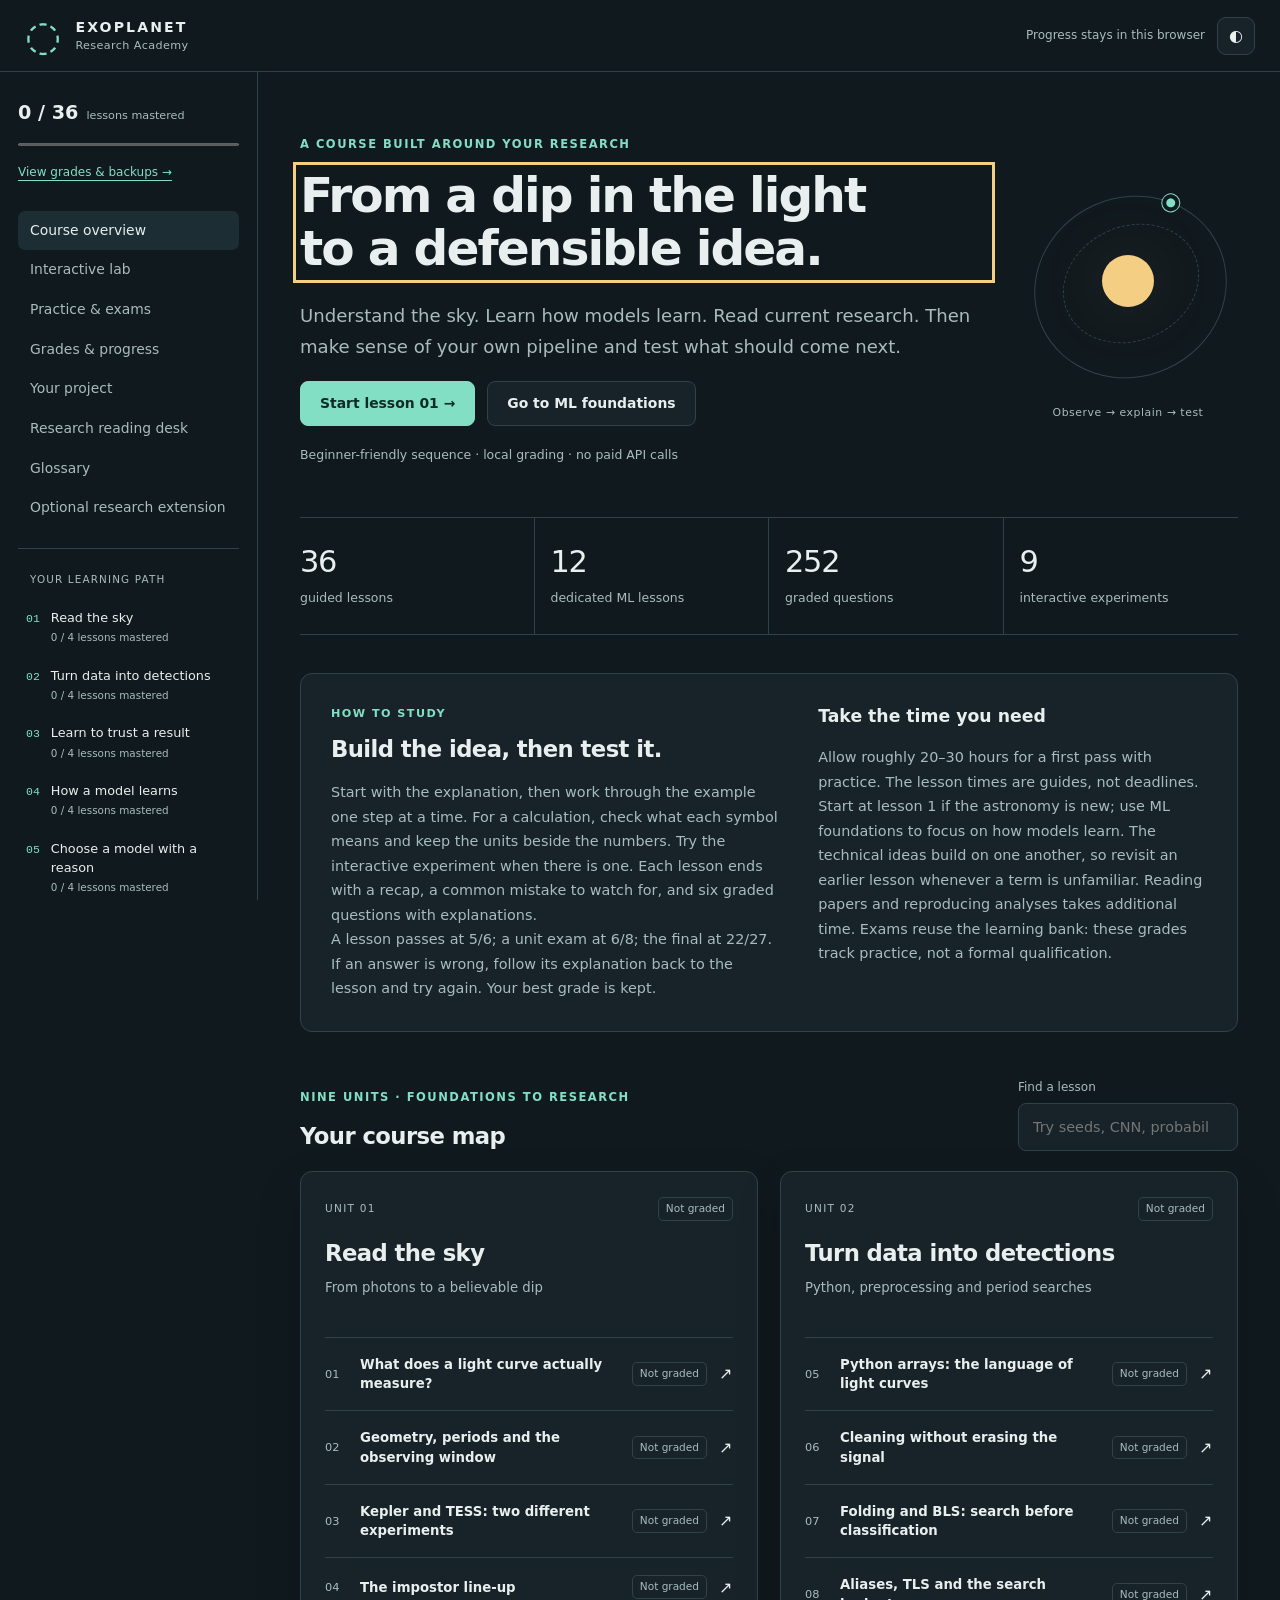
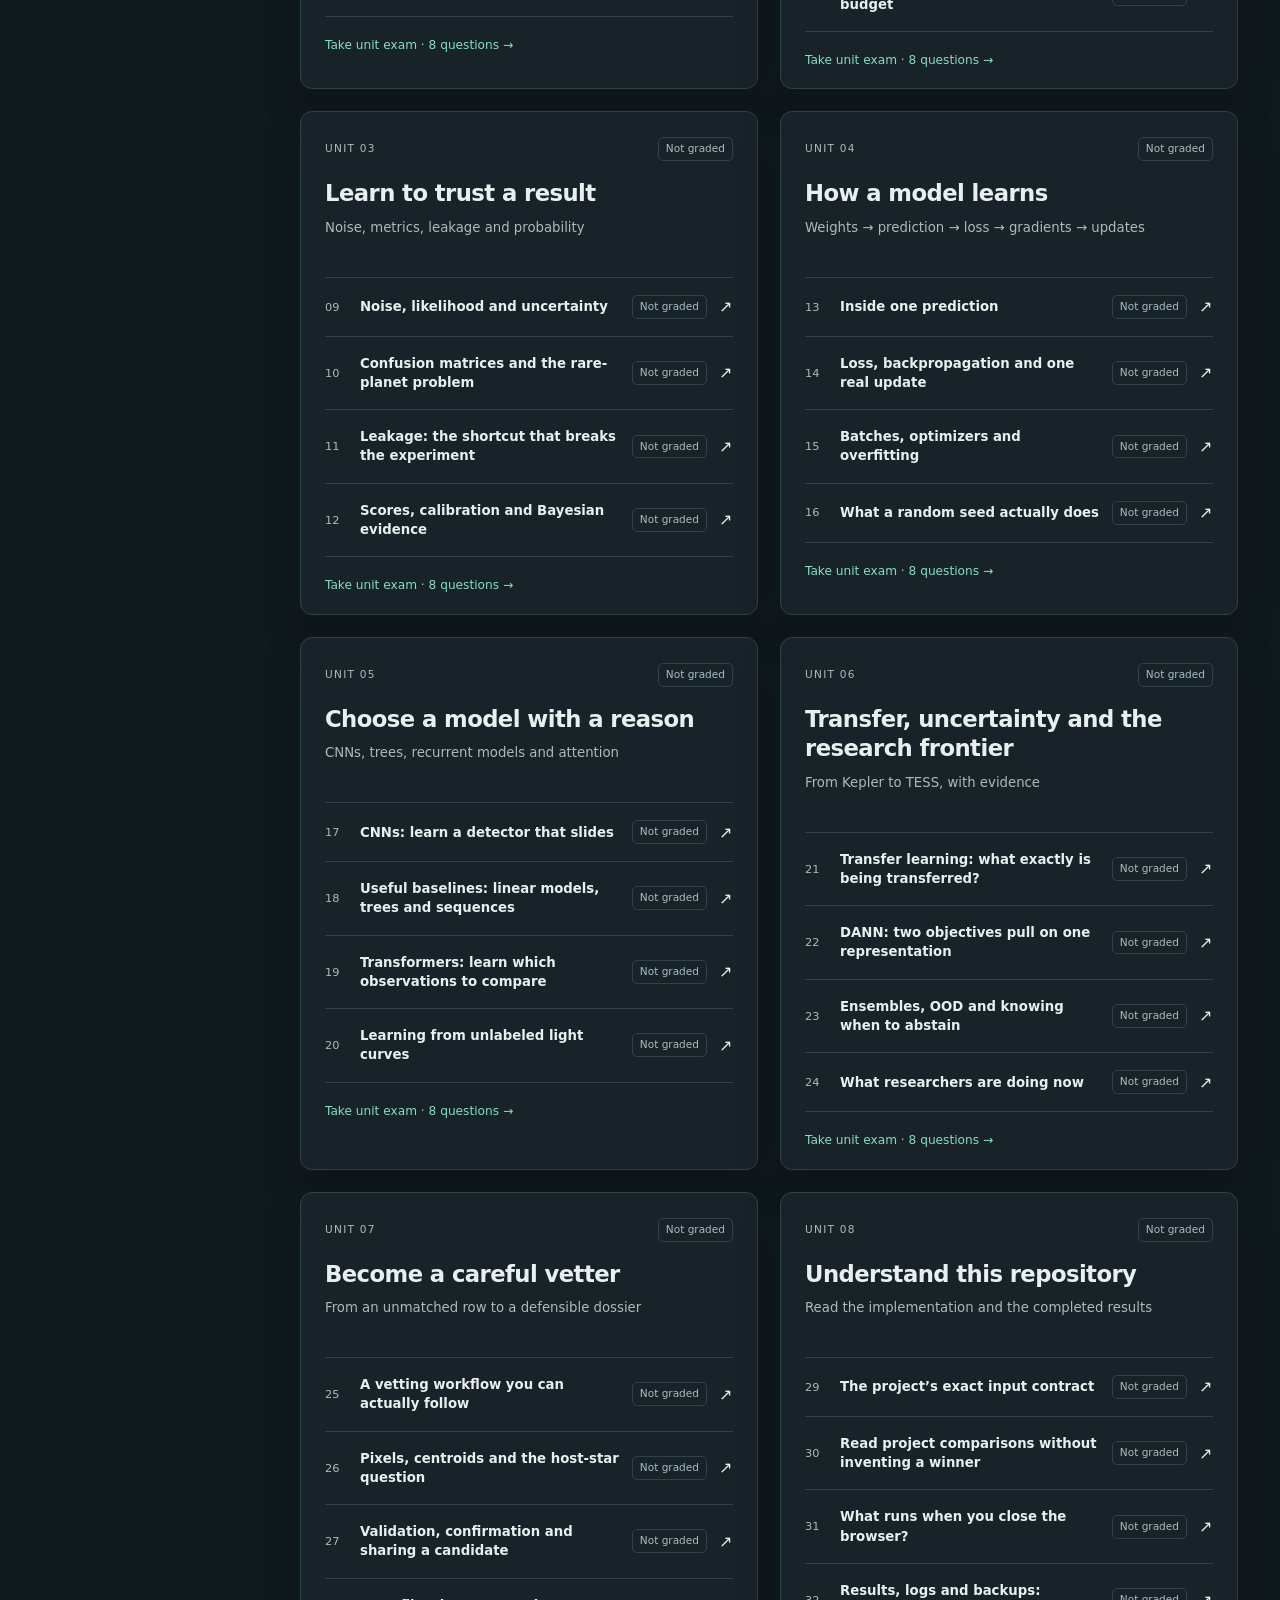
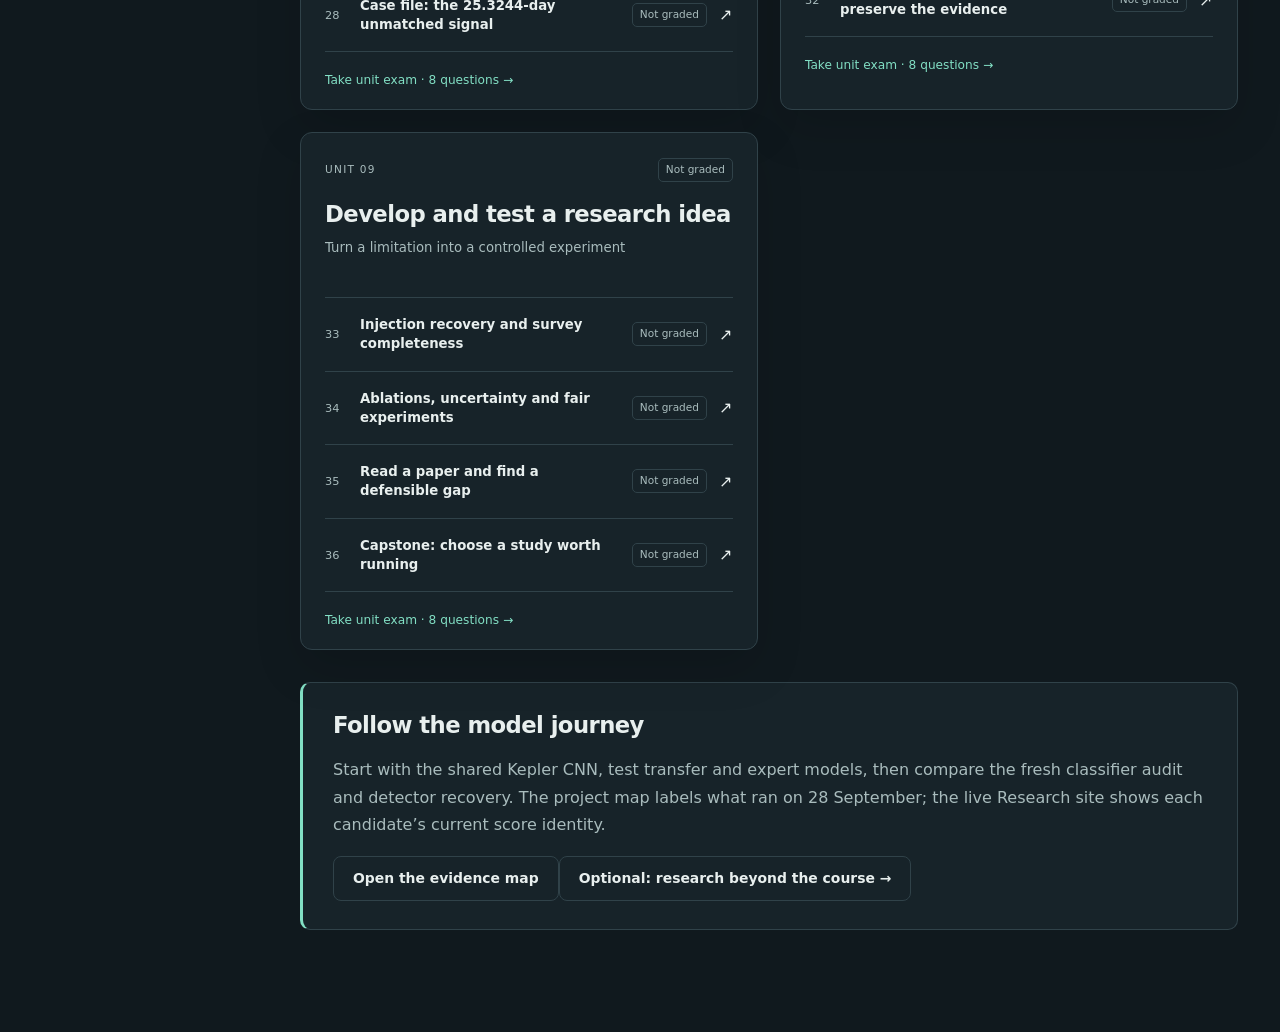
<file: academy/index.html>
<!doctype html>
<html lang="en" data-theme="dark">
<head>
  <meta charset="utf-8">
  <meta name="viewport" content="width=device-width, initial-scale=1">
  <meta name="description" content="An interactive course in exoplanet detection, machine learning and research practice, with locally graded assessments.">
  <meta name="color-scheme" content="dark light">
  <title>Exoplanet Research Academy</title>
  <link rel="icon" href="favicon.svg" type="image/svg+xml">
  <link rel="stylesheet" href="styles.css">
</head>
<body>
  <a class="skip-link" href="#main-content">Skip to content</a>
  <header class="topbar">
    <a class="brand" href="#dashboard"><span class="brand-mark" aria-hidden="true">◌</span><span>EXOPLANET<small>Research Academy</small></span></a>
    <div class="top-actions"><span id="save-status" role="status">Progress stays in this browser</span><button id="theme-toggle" class="icon-button" aria-label="Switch color theme">◐</button><button id="menu-toggle" class="icon-button menu-toggle" aria-label="Open course navigation" aria-expanded="false" aria-controls="sidebar">☰</button></div>
  </header>
  <aside id="sidebar" class="sidebar" aria-label="Course navigation"><div id="course-progress"></div><nav id="primary-nav"></nav><p class="sidebar-note">Learn the mechanism.<br>Test the evidence.<br>Keep the uncertainty.</p></aside>
  <main id="main-content" tabindex="-1"><div id="content"><h1>Opening your course…</h1><p>If this remains visible, refresh the page and check that JavaScript is enabled.</p></div></main>
  <div id="toast" role="status" aria-live="polite"></div>
  <noscript>This course needs JavaScript for local grading. Enable it and refresh; no API account is required.</noscript>
  <script src="curriculum.js"></script>
  <script src="grading.js"></script>
  <script src="labs.js"></script>
  <script src="app.js"></script>
</body>
</html>
</file>
<file: academy/styles.css>
:root{--bg:#10191e;--panel:#172329;--soft:#1d2d34;--text:#e8efee;--muted:#a9bcbd;--line:#304249;--accent:#82dfc4;--accent-ink:#102b25;--blue:#9dbbfa;--amber:#f3ce83;--danger:#ffa9a9;--shadow:0 18px 48px #0002;--nav:258px;--top:72px;color-scheme:dark}
:root[data-theme=light]{--bg:#f7f7f2;--panel:#fff;--soft:#edf1ed;--text:#20322f;--muted:#526962;--line:#d4dfd9;--accent:#17694f;--accent-ink:#fff;--blue:#305bb0;--amber:#825000;--danger:#a33436;--shadow:0 16px 40px #294b3510;color-scheme:light}
*{box-sizing:border-box}html{scroll-padding-top:92px}body{margin:0;background:var(--bg);color:var(--text);font:16px/1.7 system-ui,-apple-system,BlinkMacSystemFont,"Segoe UI",sans-serif}button,input,select{font:inherit}button,a,input{touch-action:manipulation}a{color:var(--accent);text-underline-offset:4px}a:hover{text-decoration-thickness:2px}button{cursor:pointer}button:disabled{cursor:default;opacity:.6}:focus-visible{outline:3px solid var(--amber);outline-offset:4px}h1,h2,h3,p{margin-top:0}h1{font-size:clamp(2.05rem,3.8vw,3.6rem);line-height:1.1;letter-spacing:-.04em;margin-bottom:24px;font-weight:650}h2{font-size:1.42rem;line-height:1.3;letter-spacing:-.025em;font-weight:620;margin-bottom:16px}h3{font-size:1.08rem;line-height:1.4}p{margin-bottom:18px}ul,ol{padding-left:24px}li{padding-left:4px;margin-bottom:9px}small{font-size:.78rem}code,pre{font-family:ui-monospace,SFMono-Regular,Consolas,monospace}code{overflow-wrap:anywhere}pre{overflow:auto;white-space:pre-wrap;overflow-wrap:anywhere;line-height:1.7;font-size:.84rem}button{border:0}button,summary{touch-action:manipulation}summary{cursor:pointer;font-weight:600;color:var(--accent)}[hidden]{display:none!important}strong{font-weight:650}.muted{color:var(--muted);font-size:.9rem}.eyebrow{font-size:.72rem;text-transform:uppercase;letter-spacing:.13em;color:var(--accent);font-weight:650;margin-bottom:14px}.lead{font-size:1.13rem;line-height:1.75;color:var(--muted);max-width:760px}.skip-link{position:fixed;top:8px;left:8px;z-index:200;padding:12px;background:var(--accent);color:var(--accent-ink);transform:translateY(-150%)}.skip-link:focus{transform:none}
.topbar{height:var(--top);position:fixed;inset:0 0 auto;z-index:40;background:var(--bg);border-bottom:1px solid var(--line);display:flex;align-items:center;justify-content:space-between;padding:0 25px;gap:15px}.brand{color:var(--text);display:flex;align-items:center;gap:12px;text-decoration:none;font-size:.88rem;letter-spacing:.15em;line-height:1.3;font-weight:650}.brand small{display:block;color:var(--muted);font-size:.7rem;letter-spacing:.035em;font-weight:400;margin-top:3px}.brand-mark{font-size:2.6rem;color:var(--accent);line-height:1}.top-actions{display:flex;gap:12px;align-items:center}#save-status{color:var(--muted);font-size:.75rem}.icon-button{background:var(--panel);border:1px solid var(--line);color:var(--text);width:38px;height:38px;border-radius:9px;line-height:1}.menu-toggle{display:none}.sidebar{position:fixed;top:var(--top);bottom:0;width:var(--nav);overflow:auto;border-right:1px solid var(--line);padding:25px 18px;background:var(--bg);z-index:30;scrollbar-width:thin}.progress-label{display:flex;align-items:baseline;gap:8px}.progress-label strong{font-size:1.2rem}.progress-label span{font-size:.7rem;color:var(--muted)}progress{width:100%;height:5px;display:block;margin:12px 0 10px;accent-color:var(--accent)}progress::-webkit-progress-bar{background:var(--line)}progress::-webkit-progress-value{background:var(--accent)}#course-progress>a{font-size:.75rem}.nav-group{margin-top:27px;padding-bottom:20px;border-bottom:1px solid var(--line)}.nav-group a{display:block;text-decoration:none;color:var(--muted);padding:8px 12px;border-radius:7px;font-size:.87rem}.nav-group a:hover,.nav-group a[aria-current]{color:var(--text);background:var(--soft)}.nav-heading{margin:22px 12px 9px;text-transform:uppercase;letter-spacing:.11em;color:var(--muted);font-size:.65rem}.nav-units a{display:flex;gap:11px;align-items:flex-start;text-decoration:none;color:var(--text);font-size:.8rem;padding:10px 8px;border-radius:8px;line-height:1.5}.nav-units a[aria-current],.nav-units a:hover{background:var(--soft)}.nav-units small{display:block;color:var(--muted);font-size:.65rem;margin-top:3px}.nav-num{font-family:ui-monospace,monospace;color:var(--accent);font-size:.72rem;padding-top:2px}.sidebar-note{font-size:.75rem;color:var(--muted);border-top:1px solid var(--line);padding:23px 12px 0;margin-top:20px}
#main-content{margin-left:var(--nav);padding:calc(var(--top) + 40px) 42px 70px;min-height:100vh}#content{max-width:1250px;margin:0 auto}.page-header{max-width:870px;margin:5px 0 32px}.reading{max-width:850px;margin:0 auto}.back-link{display:inline-block;font-size:.85rem;margin-bottom:24px}.hero{display:grid;grid-template-columns:1fr 220px;align-items:center;gap:30px;padding:23px 0 40px}.hero h1{max-width:820px}.hero .lead{max-width:720px}.hero .muted{font-size:.78rem;margin:18px 0 0}.hero-orbit{position:relative;height:265px;overflow:hidden}.star{position:absolute;width:52px;height:52px;left:84px;top:88px;border-radius:50%;background:var(--amber);box-shadow:0 0 70px #edb45b22}.orbit{position:absolute;left:15px;top:30px;width:195px;height:180px;border:1px solid var(--line);border-radius:50%;transform:rotate(-24deg)}.orbit i{position:absolute;width:17px;height:17px;top:20px;right:17px;background:var(--accent);border:4px solid var(--bg);box-shadow:0 0 0 1px var(--accent);border-radius:50%}.orbit.second{left:43px;top:59px;width:140px;height:115px;border-style:dashed}.hero-orbit>span{position:absolute;bottom:10px;left:0;right:0;text-align:center;font-size:.68rem;color:var(--muted);letter-spacing:.05em}.button-row{display:flex;gap:12px;align-items:center;flex-wrap:wrap}.button{display:inline-flex;align-items:center;justify-content:center;padding:11px 19px;border-radius:8px;background:var(--accent);color:var(--accent-ink);border:1px solid var(--accent);text-decoration:none;font-weight:650;font-size:.87rem;line-height:1.5;min-height:44px}.button:hover{filter:brightness(1.05);text-decoration:none}.button.secondary{color:var(--text);border-color:var(--line);background:var(--panel)}.text-button{background:none;padding:4px 0;color:var(--accent);text-decoration:underline;text-underline-offset:4px;font-size:.85rem}.danger{color:var(--danger)}.notice{background:var(--soft);border-left:3px solid var(--accent);padding:18px 20px;border-radius:0 8px 8px 0;font-size:.87rem;margin:20px 0}.notice .button{margin-top:12px}.notice.warning{border-color:var(--amber)}.stat-grid{display:grid;grid-template-columns:repeat(4,1fr);margin:12px 0 38px;border-top:1px solid var(--line);border-bottom:1px solid var(--line)}.stat-grid>div{padding:23px 16px;border-right:1px solid var(--line)}.stat-grid>div:first-child{padding-left:0}.stat-grid>div:last-child{border:0}.stat-grid strong{display:block;font-size:1.9rem;line-height:1.4;font-weight:500;letter-spacing:-.04em}.stat-grid span{font-size:.78rem;color:var(--muted)}.course-guide{display:grid;grid-template-columns:1.15fr 1fr;gap:40px;background:var(--panel);padding:30px;border:1px solid var(--line);border-radius:12px;margin-bottom:45px}.course-guide p{font-size:.9rem;color:var(--muted);margin-bottom:0}.course-guide .eyebrow{color:var(--accent);font-size:.7rem;margin-bottom:12px}.section-heading{display:flex;align-items:end;justify-content:space-between;gap:20px;margin:35px 0 20px}.section-heading h2{margin-bottom:0}.search-label{display:block;font-size:.75rem;color:var(--muted)}input[type=search],.numeric-answer input{display:block;background:var(--panel);color:var(--text);border:1px solid var(--line);border-radius:8px;padding:11px 14px;margin-top:6px;width:100%;font-size:.9rem}.search-label input{min-width:220px}.unit-grid{display:grid;grid-template-columns:1fr 1fr;gap:22px}.unit-card{padding:25px 24px 0;border:1px solid var(--line);background:var(--panel);border-radius:12px;box-shadow:var(--shadow);min-width:0}.unit-top{display:flex;align-items:center;justify-content:space-between;gap:12px;margin-bottom:18px}.unit-index{font-size:.66rem;letter-spacing:.12em;color:var(--muted)}.unit-card>h2{margin-bottom:8px}.unit-card>h2>a{color:var(--text);text-decoration:none}.unit-card>p{color:var(--muted);font-size:.83rem;min-height:42px}.badge{display:inline-flex;align-items:center;color:var(--muted);font-size:.66rem;border:1px solid var(--line);border-radius:5px;white-space:nowrap;padding:3px 7px;line-height:1.5;font-weight:450}.badge.success{border-color:var(--accent);color:var(--accent)}.lesson-row{display:grid;grid-template-columns:23px minmax(0,1fr) auto 14px;gap:12px;align-items:center;padding:17px 0;border-top:1px solid var(--line);color:var(--text);text-decoration:none;line-height:1.45}.lesson-row:hover{color:var(--accent)}.lesson-number{color:var(--muted);font-size:.71rem}.lesson-row strong{display:block;font-size:.83rem;font-weight:550;overflow-wrap:anywhere}.lesson-row small{display:block;font-size:.72rem;color:var(--muted);margin-top:5px}.unit-card .lesson-row small{display:none}.unit-exam-link{display:block;padding:18px 0;border-top:1px solid var(--line);font-size:.76rem;text-decoration:none}.callout{padding:28px 30px;border:1px solid var(--line);border-left:3px solid var(--accent);border-radius:10px;margin:32px 0;background:var(--panel)}.callout p{color:var(--muted)}.callout p:last-child{margin-bottom:0}.lesson-list{margin:30px 0}.lesson-list .lesson-row{padding:23px 10px}.lesson-list .lesson-row strong{font-size:1rem}
.lesson-meta{display:flex;gap:16px;align-items:center;flex-wrap:wrap;color:var(--muted);font-size:.75rem;margin:-10px 0 25px}.prerequisite{font-size:.82rem;color:var(--muted);padding:15px 0;border-top:1px solid var(--line);border-bottom:1px solid var(--line)}.objectives{padding:23px 26px;border-radius:10px;background:var(--soft);margin:25px 0}.objectives h2{font-size:1rem}.objectives ul{margin-bottom:0;font-size:.93rem}.lesson-jumps{position:sticky;top:calc(var(--top) + 8px);z-index:5;display:flex;gap:4px;flex-wrap:wrap;padding:6px;border:1px solid var(--line);border-radius:10px;background:var(--bg);box-shadow:var(--shadow);margin:28px 0}.lesson-jumps button{padding:8px 14px;color:var(--muted);background:transparent;font-size:.8rem;border-radius:6px}.lesson-jumps button:hover{background:var(--soft);color:var(--text)}.lesson-section{margin:43px 0;scroll-margin-top:145px}.step-label{display:block;color:var(--accent);font-size:.75rem;letter-spacing:.1em;margin-bottom:9px}.lesson-section p{font-size:1.02rem;line-height:1.85;color:var(--text)}.worked-example{background:var(--soft);border:1px solid var(--line);border-radius:12px;padding:30px;margin:32px 0;scroll-margin-top:145px}.worked-example ol{font-size:.95rem}.worked-example li{margin-bottom:14px;padding-left:8px}.worked-example details{border-top:1px solid var(--line);padding-top:15px}.worked-example details p{margin-top:15px}.project-note{margin:32px 0;padding:22px 25px;border-left:2px solid var(--blue);background:var(--panel)}.project-note .eyebrow{color:var(--blue)}.project-note p:last-child{margin-bottom:0;font-size:.94rem}.assessment-card{padding:30px;background:var(--panel);border:1px solid var(--accent);border-radius:12px;margin:35px 0;scroll-margin-top:145px}.assessment-card p{color:var(--muted)}.assessment-card .eyebrow{color:var(--accent)}.sources{margin-top:42px;padding-top:30px;border-top:1px solid var(--line)}.sources h2{font-size:1.1rem}.sources ul{list-style:none;padding:0}.sources li{padding:8px 0;font-size:.86rem}.sources small{display:block;color:var(--muted);font-size:.7rem;margin-top:3px}.lesson-footer{display:flex;justify-content:space-between;gap:15px;flex-wrap:wrap;border-top:1px solid var(--line);padding-top:30px;margin-top:40px}.code-block{background:var(--panel);border:1px solid var(--line);border-radius:10px;padding:23px;position:relative;margin:20px 0}.code-block pre{padding-top:15px;margin:10px 0 0}.copy-code{position:absolute;right:14px;top:9px;color:var(--accent);font-size:.72rem;background:transparent;padding:5px 8px}.code-section{margin:35px 0}.code-section h2{font-size:1.15rem}.card{background:var(--panel);border:1px solid var(--line);border-radius:12px;padding:27px;margin-bottom:25px}.card p{color:var(--muted);font-size:.91rem}.practice-grid{display:grid;grid-template-columns:1fr 1fr;gap:22px}.practice-grid .card{margin:0}.practice-grid .card:last-child{grid-column:1/-1}.practice-grid+h2{margin-top:40px}.exam-list{border:1px solid var(--line);border-radius:10px;overflow:hidden;margin-bottom:35px}.exam-list a{display:flex;justify-content:space-between;align-items:center;gap:16px;padding:17px 22px;text-decoration:none;color:var(--text);border-bottom:1px solid var(--line);font-size:.9rem}.exam-list a:last-child{border-bottom:0}.exam-list a:hover{background:var(--soft)}
.question{margin:35px 0;padding:25px 25px 24px;border:1px solid var(--line);border-radius:12px;min-width:0;background:var(--panel);scroll-margin-top:130px}.question legend{font-size:1.03rem;font-weight:600;line-height:1.6;padding:0 8px;max-width:100%;overflow-wrap:anywhere}.question-num{display:inline-block;color:var(--accent);font-size:.8rem;margin-right:12px}.question-kind{font-size:.74rem;color:var(--muted);margin:0 0 16px}.option{display:flex;gap:12px;align-items:flex-start;padding:13px 15px;margin:8px 0;border:1px solid var(--line);border-radius:8px;font-size:.91rem;cursor:pointer}.option:has(input:checked){background:var(--soft);border-color:var(--accent)}.option:hover{background:var(--soft)}.option input{accent-color:var(--accent);width:18px;height:18px;flex:0 0 auto;margin:4px 0 0}.numeric-answer{font-size:.83rem;color:var(--muted);display:block}.numeric-answer input{max-width:280px}.question.correct{border-color:var(--accent)}.question.incorrect{border-color:var(--danger)}.feedback:not(:empty){border-top:1px solid var(--line);padding-top:20px;margin-top:20px;font-size:.9rem}.feedback>strong{color:var(--accent);display:block;margin-bottom:10px}.incorrect .feedback>strong{color:var(--danger)}.feedback a{font-size:.8rem}.feedback p{margin-bottom:12px}.submit-bar{display:flex;justify-content:space-between;align-items:center;gap:20px;padding:20px 0;border-top:1px solid var(--line);margin:35px 0;color:var(--muted);font-size:.85rem}.grade-result{display:flex;gap:25px;align-items:center;border:1px solid var(--amber);background:var(--panel);border-radius:12px;padding:27px;margin:30px 0;scroll-margin-top:100px}.grade-result.passed{border-color:var(--accent)}.grade-result h2{margin:0 0 8px}.grade-result p{font-size:.83rem;margin:0;color:var(--muted)}.grade-result .eyebrow{color:var(--accent);margin-bottom:8px;font-size:.68rem}.grade-letter{font-size:3.5rem;line-height:1;color:var(--amber);font-weight:500}.passed .grade-letter{color:var(--accent)}#quiz-result{scroll-margin-top:100px}.import-button{position:relative;overflow:hidden;cursor:pointer}.import-button input{position:absolute;inset:0;opacity:0;cursor:pointer;width:100%;height:100%}.import-button:focus-within{outline:3px solid var(--amber);outline-offset:3px}.history{padding:22px;border:1px solid var(--line);border-radius:8px;font-size:.83rem}.table-wrap{overflow-x:auto;margin:25px 0}table{width:100%;border-collapse:collapse;font-size:.85rem;text-align:left}caption{text-align:left;color:var(--muted);font-size:.76rem;margin-bottom:14px}th{font-weight:550;color:var(--muted);white-space:nowrap}th,td{padding:13px 15px;border-bottom:1px solid var(--line)}td:first-child,th:first-child{padding-left:0}td a{text-decoration:none}td .badge{font-size:.72rem}.library-grid{display:grid;grid-template-columns:1fr 1fr;gap:22px}.paper-card{padding:25px;border:1px solid var(--line);border-radius:12px;background:var(--panel)}.paper-card h2{font-size:1.18rem}.paper-card h2 a{text-decoration:none;color:var(--text)}.paper-card .eyebrow{font-size:.62rem}.paper-card p{font-size:.88rem;color:var(--muted)}.paper-lessons{display:flex;gap:12px;flex-wrap:wrap;border-top:1px solid var(--line);padding-top:15px}.paper-lessons a{font-size:.7rem}.glossary-search{max-width:500px;margin-bottom:30px}.glossary>div{display:grid;grid-template-columns:190px 1fr;gap:25px;padding:23px 0;border-bottom:1px solid var(--line)}.glossary dt{font-weight:600;color:var(--accent)}.glossary dd{margin:0;color:var(--muted);font-size:.93rem}.glossary dd a{white-space:nowrap}.project-stages{display:grid;grid-template-columns:1fr 1fr;gap:18px;margin-bottom:35px}.stage{display:flex;align-items:flex-start;gap:16px;background:var(--panel);padding:24px;border:1px solid var(--line);border-radius:10px;color:var(--text);text-decoration:none}.stage>span{color:var(--accent);font-size:.75rem;padding-top:3px}.stage>b{margin-left:auto;color:var(--accent);font-size:.8rem}.stage h2{font-size:1.03rem}.stage p{font-size:.81rem;color:var(--muted);margin:0}.evidence-list{list-style:none;padding:0}.evidence-list li{display:flex;justify-content:space-between;gap:20px;padding:18px 0;border-bottom:1px solid var(--line);font-size:.87rem}.evidence-list code{display:block;color:var(--muted);font-size:.77rem;margin-top:5px}
.lab{border:1px solid var(--line);border-radius:12px;background:var(--panel);padding:30px;margin:32px 0;scroll-margin-top:145px}.lab .eyebrow{font-size:.64rem}.lab-controls{display:grid;grid-template-columns:repeat(3,minmax(0,1fr));gap:22px;margin:25px 0;padding:22px 0;border-top:1px solid var(--line);border-bottom:1px solid var(--line)}.lab-controls label{font-size:.74rem;color:var(--muted)}.lab-controls output{display:block;color:var(--accent);font-size:1.15rem;margin:6px 0}.lab-controls input{width:100%;accent-color:var(--accent);margin:8px 0;display:block}.lab-result svg{display:block;width:100%;max-height:360px;overflow:visible;margin:20px 0}.lab-result svg text{fill:var(--muted);font:12px system-ui,sans-serif}.axis{stroke:var(--line);fill:none;stroke-width:1}.plot-line{fill:none;stroke-width:2.4}.line-0{stroke:var(--accent)}.line-1{stroke:var(--blue);stroke-dasharray:6 5}.line-2{stroke:var(--amber)}.plot-dot{fill:var(--bg);stroke-width:2}.lab-metrics{display:flex;flex-wrap:wrap;gap:18px;margin:22px 0}.lab-metrics>div{flex:1 1 130px;background:var(--soft);border-radius:8px;padding:15px 17px;min-width:0}.lab-metrics dt{font-size:.71rem;color:var(--muted)}.lab-metrics dd{font-size:1.03rem;color:var(--text);margin:6px 0 0;font-variant-numeric:tabular-nums;overflow-wrap:anywhere}.lab-result>p{color:var(--muted);font-size:.86rem}.mix-bar{height:30px;border-radius:6px;background:var(--line);overflow:hidden;margin:20px 0}.mix-bar span{display:block;height:100%;background:var(--accent)}.number-strip{display:flex;gap:5px;margin:20px 0}.number-strip>span{flex:1;text-align:center;padding:10px 2px;border:1px solid var(--line);border-radius:6px;font-size:.85rem}.number-strip small{display:block;font-size:.57rem;color:var(--muted)}.number-strip .selected{border-color:var(--accent);background:var(--soft)}.attention-flow{display:grid;grid-template-columns:repeat(3,1fr);gap:14px;margin:25px 0}.attention-flow>div{border:1px solid var(--line);border-radius:8px;padding:18px 15px}.attention-flow span,.attention-flow strong,.attention-flow small{display:block}.attention-flow>div>span{font-size:.74rem;color:var(--muted)}.attention-flow strong{font-size:1.6rem;font-weight:500;color:var(--accent)}.attention-flow small{font-size:.7rem;color:var(--muted)}.weight-bar{height:6px;background:var(--line);margin:16px 0}.weight-bar>span{height:100%;background:var(--accent)}.pipeline{display:flex;align-items:center;justify-content:space-between;gap:14px;margin:28px 0}.pipeline>span{padding:16px;background:var(--soft);border-radius:8px;flex:1;font-size:.72rem}.pipeline strong{font-size:1.6rem;color:var(--accent);font-weight:500}.lab-index{display:flex;flex-wrap:wrap;gap:9px}.chip{background:var(--panel);color:var(--text);border:1px solid var(--line);border-radius:7px;padding:9px 13px;font-size:.79rem}.chip:hover,.chip[aria-pressed=true]{border-color:var(--accent);color:var(--accent)}#experiment{scroll-margin-top:145px}#toast{position:fixed;bottom:20px;left:50%;transform:translate(-50%,20px);opacity:0;pointer-events:none;z-index:100;background:var(--text);color:var(--bg);padding:12px 20px;border-radius:8px;max-width:90vw;font-size:.85rem;box-shadow:var(--shadow);transition:opacity .2s,transform .2s}#toast.visible{opacity:1;transform:translate(-50%,0)}noscript{display:block;padding:120px 30px 30px}
@media(min-width:1600px){#main-content{padding-left:65px;padding-right:65px}.hero{grid-template-columns:1fr 260px}}
@media(max-width:1200px){:root{--nav:235px}#main-content{padding-left:28px;padding-right:28px}.hero{grid-template-columns:1fr}.hero-orbit{display:none}.unit-grid{grid-template-columns:1fr}.unit-card>p{min-height:0}.course-guide{gap:25px}.unit-card .lesson-row small{display:block}.library-grid{grid-template-columns:1fr}.project-stages{grid-template-columns:1fr}}
@media(max-width:800px){:root{--top:66px;--nav:260px}.topbar{padding:0 18px}.menu-toggle{display:block}.sidebar{visibility:hidden;transform:translateX(-100%);box-shadow:var(--shadow);transition:transform .18s}.menu-open .sidebar{visibility:visible;transform:translateX(0)}#main-content{margin-left:0;padding:calc(var(--top) + 28px) 23px 50px}.hero{padding-top:10px}.hero h1{font-size:2.65rem}.course-guide{grid-template-columns:1fr;gap:25px}.section-heading{align-items:start;flex-direction:column}.search-label{width:100%}.unit-grid{gap:20px}.reading{max-width:760px}.practice-grid{grid-template-columns:1fr}.practice-grid .card:last-child{grid-column:auto}.lab-controls{gap:15px}.glossary>div{grid-template-columns:140px 1fr;gap:20px}.brand{font-size:.77rem}.brand small{font-size:.66rem}.lesson-row{gap:11px}}
@media(max-width:480px){body{font-size:15px}#save-status{display:none}#main-content{padding-left:17px;padding-right:17px}.hero h1{font-size:2.35rem}.hero .lead{font-size:1rem}.stat-grid{grid-template-columns:1fr 1fr}.stat-grid>div{padding:16px!important}.stat-grid>div:nth-child(2){border-right:0}.stat-grid>div:nth-child(-n+2){border-bottom:1px solid var(--line)}.stat-grid strong{font-size:1.6rem}.stat-grid span{font-size:.7rem}.course-guide,.card,.callout,.assessment-card,.worked-example,.lab{padding:23px 19px}.unit-card{padding:22px 18px 0}.unit-card .lesson-row small{display:none}.lesson-row{grid-template-columns:20px minmax(0,1fr) auto;gap:9px}.lesson-row>span:last-child:not(.badge){display:none}.lesson-row strong{font-size:.82rem}.badge{font-size:.61rem;padding:3px 5px}.lesson-jumps{gap:0}.lesson-jumps button{padding:9px 10px;font-size:.74rem}.lesson-section p{font-size:.99rem}.lab-controls{grid-template-columns:1fr}.lab-controls label{display:grid;grid-template-columns:1fr auto;align-items:center;gap:8px}.lab-controls input{grid-column:1/-1}.lab-controls output{margin:0}.lab-metrics{gap:10px}.lab-metrics>div{flex-basis:110px;padding:13px}.lab-result svg text{font-size:13px}.attention-flow{gap:7px}.attention-flow>div{padding:13px 9px}.attention-flow strong{font-size:1.3rem}.attention-flow small{font-size:.57rem}.pipeline{gap:6px}.pipeline>span{padding:9px;font-size:.66rem}.pipeline strong{font-size:1.25rem}.question{padding:17px 15px}.question legend{font-size:.98rem}.option{padding:12px;font-size:.9rem}.submit-bar{flex-direction:column;align-items:stretch}.grade-result{padding:22px 18px;gap:18px}.grade-letter{font-size:2.8rem}.grade-result h2{font-size:1.18rem}.glossary>div{display:block}.glossary dt{margin-bottom:9px}.evidence-list li{align-items:start}.evidence-list .text-button{flex:0 0 65px}.table-wrap th,.table-wrap td{padding:12px 9px}.page-header{margin-top:3px}.number-strip{gap:3px}.number-strip>span{font-size:.7rem}.number-strip small{font-size:.5rem}}
@media(prefers-reduced-motion:reduce){*{scroll-behavior:auto!important;transition:none!important;animation:none!important}}
@media(forced-colors:active){.button,.option,.badge,.card,.lab{border:1px solid CanvasText}.plot-line,.axis{stroke:CanvasText}.plot-dot{stroke:CanvasText;fill:Canvas}.star{background:Highlight}}
/* Cohort comparisons stay within their scroll region, including narrow screens. */
.evidence-section{margin:42px 0;scroll-margin-top:150px;min-width:0}
.evidence-section .card{margin:24px 0;min-width:0}
.evidence-section details{margin-top:20px}
.evidence-section details[open]>summary{margin-bottom:18px}
.evidence-table{max-width:100%;font-variant-numeric:tabular-nums}
.evidence-table th[scope=row]{white-space:normal;min-width:150px;color:var(--text)}
.evidence-table td{min-width:100px}
.evidence-list li>div{min-width:0}
.evidence-list code{word-break:break-word}
.research-cards .card{margin-bottom:24px}
.research-map{margin:26px 0 32px;padding:20px 26px;background:var(--soft);border-radius:12px}
.research-map ol{display:grid;grid-template-columns:repeat(2,minmax(0,1fr));gap:12px 32px;margin:0;padding-left:22px}
.research-map a{display:inline-block;padding:4px 0}
.workflow-compare{margin-bottom:36px;min-width:0}
.workflow-compare label{display:block;font-weight:600;margin-bottom:8px}
.workflow-compare select{display:block;max-width:100%;width:100%;padding:12px;background:var(--bg);color:var(--text);border:1px solid var(--line);border-radius:7px;margin-bottom:12px}
.workflow-figure{margin:24px 0}
.workflow-figure figcaption{font-weight:600;margin-bottom:18px}
.workflow-steps{display:grid;grid-template-columns:repeat(5,minmax(0,1fr));gap:22px;padding:0;list-style:none;counter-reset:workflow}
.workflow-steps li{position:relative;counter-increment:workflow;min-width:0;margin:0;padding:16px 12px;border:1px solid var(--line);border-radius:8px;background:var(--soft)}
.workflow-steps strong{display:block;color:var(--accent);font-size:.9rem}
.workflow-steps strong:before{content:counter(workflow) '. '}
.workflow-steps span{display:block;font-size:.8rem;margin-top:8px}
.workflow-steps li:not(:last-child):after{content:'→';position:absolute;right:-20px;top:16px;color:var(--muted)}
.research-card{scroll-margin-top:16px;min-width:0}
.research-hook{font-size:1.09rem;max-width:72ch}
.research-evidence{margin:24px 0}
.research-evidence>div{display:grid;grid-template-columns:160px minmax(0,1fr);gap:20px;padding:17px 0;border-top:1px solid var(--line)}
.research-evidence dt{font-size:.82rem;font-weight:650;color:var(--accent)}
.research-evidence dd{margin:0;max-width:76ch}
.research-evidence .research-limit dt{color:var(--amber)}
.research-card details{margin:20px 0;padding:16px;background:var(--soft);border:1px solid var(--line);border-radius:8px}
.research-card details[open]>summary{margin-bottom:16px}
.research-card details p:last-child{margin-bottom:0}
.research-card .sources small,.workflow-compare .sources small{display:block;margin:5px 0;color:var(--muted);font-size:.75rem}
.source-version{display:block;width:fit-content;margin-top:6px;font-size:.8rem}
.research-top{display:inline-block;margin-top:20px;font-size:.82rem}
@media(max-width:1100px){.workflow-steps{grid-template-columns:1fr;gap:22px}.workflow-steps li:not(:last-child):after{content:'↓';top:auto;bottom:-24px;left:20px;right:auto}.workflow-steps li{padding:13px 18px}.workflow-steps span{margin-top:3px}}
@media(max-width:600px){.research-map ol{grid-template-columns:1fr}.research-evidence>div{grid-template-columns:1fr;gap:7px}.research-map{padding:18px 20px}.research-card .eyebrow{line-height:1.7}}
@media(max-width:480px){.evidence-section{margin:32px 0}.evidence-table{font-size:.78rem}}
</file>
